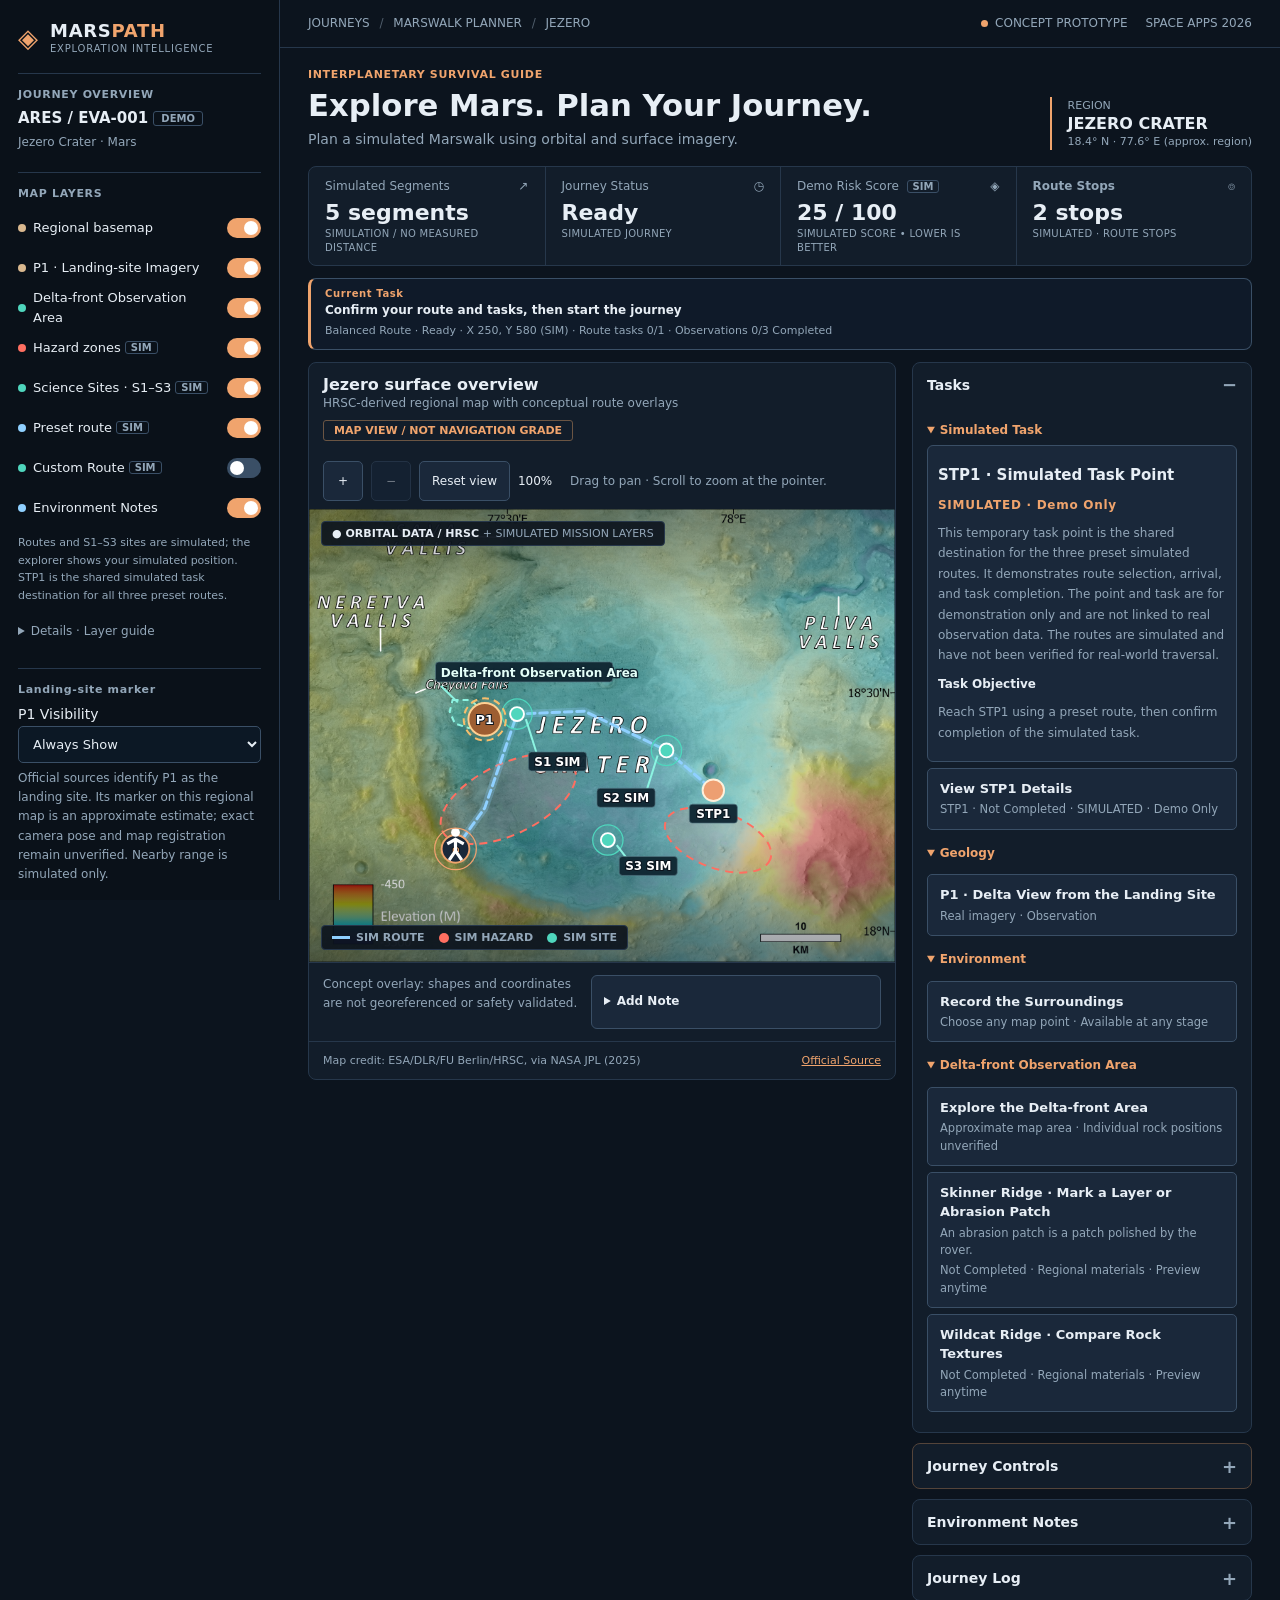
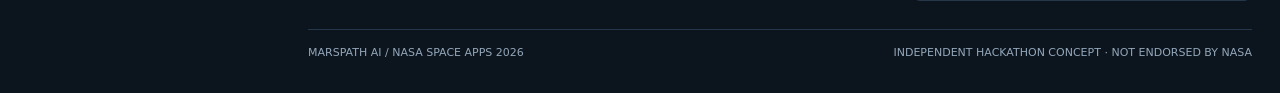
<file: mission.html>
<!DOCTYPE html>
<html lang="en">
  <head>
    <meta charset="UTF-8" />
    <meta name="viewport" content="width=device-width, initial-scale=1.0" />
    <meta name="theme-color" content="#0a111c" />
    <link rel="icon" href="data:image/svg+xml,%3Csvg xmlns='http://www.w3.org/2000/svg' viewBox='0 0 32 32'%3E%3Cpath fill='%23ed9f72' d='M16 2 30 16 16 30 2 16z'/%3E%3C/svg%3E" />
    <title>MarsPath · Marswalk Simulator</title>
    <link rel="stylesheet" href="mission.css" />
  </head>
  <body>
    <div class="app">
      <aside class="sidebar">
        <div class="brand">
          <span class="brand-icon">◈</span>
          <div>
            <strong>MARS<span>PATH</span></strong
            ><small>EXPLORATION INTELLIGENCE</small>
          </div>
        </div>
        <div class="side-section">
          <span class="eyebrow">JOURNEY OVERVIEW</span>
          <div class="mission-id">ARES / EVA-001 <span class="tag">DEMO</span></div>
          <p class="muted">Jezero Crater · Mars</p>
        </div>
        <div class="side-section">
          <span class="eyebrow">MAP LAYERS</span>
          <label class="toggle"
            ><span><b class="dot sand"></b> Regional basemap</span
            ><input type="checkbox" id="terrain" checked /><i></i
          ></label>
          <label class="toggle"
            ><span><b class="dot sand"></b> P1 · Landing-site Imagery</span
            ><input id="imagery" type="checkbox" checked /><i></i
          ></label>
          <label class="toggle"
            ><span><b class="dot teal"></b> Delta-front Observation Area</span
            ><input id="deltaFront" type="checkbox" checked /><i></i
          ></label>
          <label class="toggle"
            ><span><b class="dot red"></b> Hazard zones <em>SIM</em></span
            ><input type="checkbox" id="hazards" checked /><i></i
          ></label>
          <label class="toggle"
            ><span><b class="dot teal"></b> Science Sites · S1–S3 <em>SIM</em></span
            ><input type="checkbox" id="science" checked /><i></i
          ></label>
          <label class="toggle"
            ><span><b class="dot blue"></b> Preset route <em>SIM</em></span
            ><input type="checkbox" id="route" checked /><i></i
          ></label>
          <label class="toggle">
            <span
              ><b class="dot teal"></b> Custom Route <em>SIM</em></span
            >
            <input type="checkbox" id="customMap" /><i></i>
          </label>
          <label class="toggle">
            <span><b class="dot blue"></b> Environment Notes</span>
            <input type="checkbox" id="notes" checked /><i></i>
          </label>
          <p class="muted layer-help">Routes and S1–S3 sites are simulated; the explorer shows your simulated position. STP1 is the shared simulated task destination for all three preset routes.</p>
          <details class="sidebar-help">
            <summary>Details · Layer guide</summary>
          <p class="muted layer-help">
            Preset: line + origin. Custom: line + C waypoints and tasks. S1–S3 are
            independent simulated science sites. The explorer always shows your simulated position.
          </p>
          </details>
        </div>
        <div class="side-section">
          <span class="eyebrow">Landing-site marker</span
          ><label for="markerMode">P1 Visibility</label
          ><select id="markerMode">
            <option value="all">Always Show</option>
            <option value="near">Show When Nearby · SIM</option>
          </select>
          <p class="muted">Official sources identify P1 as the landing site. Its marker on this regional map is an approximate estimate; exact camera pose and map registration remain unverified. Nearby range is simulated only.</p>
          <details class="sidebar-help">
            <summary>Details · P1 precision</summary>
          <p class="muted">
            P1 is an approximate camera-site estimate near X 300, Y 359. Its dashed circle
            expresses unquantified location uncertainty, not a measured error bound.
            Show When Nearby · SIM uses a simulated range only, not a verified distance.
          </p>
          </details>
          <p id="nearbySummary" class="muted" role="status"></p>
        </div>
        <div class="side-section">
          <span class="eyebrow">Route Selection</span>
          <div class="route-selector">
            <button class="route-choice active" data-route="balanced">
              <span
                ><strong>Balanced Route</strong
                ><small>Simulated route with intermediate stops</small></span
              ><span>↗</span>
            </button>
            <button class="route-choice" data-route="shortest">
              <span
                ><strong>Direct Route</strong
                ><small>Simulated direct route to STP1</small></span
              ><span>↗</span>
            </button>
            <button class="route-choice" data-route="science">
              <span
                ><strong>Science Route</strong
                ><small>Simulated route with additional stops</small></span
              ><span>↗</span>
            </button>
            <button class="route-choice" data-route="custom">
              <span
                ><strong>Custom Route</strong><small>Place waypoints and add optional tasks</small></span
              ><span>↗</span>
            </button>
          </div>
        </div>
        <div class="sidebar-bottom">
          <div class="source-dot"></div>
          <span
            >BASE MAP: ESA / DLR / FU BERLIN / HRSC<br /><small
              >Via NASA JPL • bundled official image</small
            ></span
          >
        </div>
      </aside>
      <main class="main">
        <header class="topbar">
          <div class="breadcrumb">
            JOURNEYS <span>/</span> MARSWALK PLANNER <span>/</span> JEZERO
          </div>
          <div class="topright">
            <span class="status"><span></span> CONCEPT PROTOTYPE</span
            ><span class="date">SPACE APPS 2026</span>
          </div>
        </header>
        <section class="main-content">
          <div class="hero-heading">
            <div>
              <div class="eyebrow accent">INTERPLANETARY SURVIVAL GUIDE</div>
              <h1>Explore Mars.<br /><em>Plan Your Journey.</em></h1>
              <p>Plan a simulated Marswalk using orbital and surface imagery.</p>
            </div>
            <div class="coordinates">
              REGION <strong>JEZERO CRATER</strong
              ><small>18.4° N · 77.6° E (approx. region)</small>
            </div>
          </div>
          <div class="metric-grid">
            <div class="metric">
              <div class="metric-label">Simulated Segments <span>↗</span></div>
              <div class="metric-value" id="distance">5 <small>segments</small></div>
              <div class="metric-foot">SIMULATION / NO MEASURED DISTANCE</div>
            </div>
            <div class="metric">
              <div class="metric-label">Journey Status <span>◷</span></div>
              <div class="metric-value" id="duration">Ready</div>
              <div class="metric-foot">SIMULATED JOURNEY</div>
            </div>
            <div class="metric">
              <div class="metric-label"><span>Demo Risk Score <em>SIM</em></span><span>◈</span></div>
              <div class="metric-value" id="risk">25 <small>/ 100</small></div>
              <div class="metric-foot">SIMULATED SCORE • LOWER IS BETTER</div>
            </div>
            <div class="metric">
              <div class="metric-label"><b id="stopsLabel">Route Stops</b> <span>⌾</span></div>
              <div class="metric-value" id="stops">2 <small>stops</small></div>
              <div class="metric-foot">SIMULATED · <span id="stopsUnit">ROUTE STOPS</span></div>
            </div>
          </div>
          <div class="mission-status" aria-label="Current Task">
            <div>
              <small>Current Task</small
              ><strong id="activeObjective" role="status"></strong
              ><span id="activePosition"></span>
            </div>
            <div class="actions">
              <button id="quickPause" hidden>Pause</button
              ><button id="quickReturn" hidden>Return to Start</button>
            </div>
          </div>
          <div class="content-grid">
            <section class="map-card">
              <div class="card-header">
                <div>
                  <div class="card-title">Jezero surface overview</div>
                  <div class="subtle">
                    HRSC-derived regional map with conceptual route overlays
                  </div>
                </div>
                <span class="small-tag">MAP VIEW / NOT NAVIGATION GRADE</span>
              </div>
              <div class="map-toolbar">
                <button id="zoomIn" aria-label="Zoom in">+</button>
                <button id="zoomOut" aria-label="Zoom out">−</button>
                <button id="resetZoom">Reset view</button>
                <span id="zoomLevel" role="status">100%</span>
                <span>Drag to pan · Scroll to zoom at the pointer.</span>
              </div>
              <div class="map-wrap" id="mapWrap">
                <div id="mapScene" class="map-scene">
                  <img
                    class="map-image"
                    src="assets/jezero-regional.jpg"
                    alt="Official HRSC regional map of Jezero crater, ESA/DLR/FU Berlin via NASA JPL. Mission overlays are schematic and unregistered."
                  />
                  <div class="map-shade"></div>
                  <svg
                    id="mapSvg"
                    viewBox="0 0 1000 773"
                    preserveAspectRatio="none"
                    role="img"
                    aria-label="Jezero Crater map with illustrative paths and science markers"
                  >
                    <g id="regionalObservationLayer">
                      <g
                        id="deltaFrontRegion"
                        role="button"
                        tabindex="0"
                        aria-label="Delta-front Observation Area: approximate region, open Skinner Ridge and Wildcat Ridge materials"
                        aria-pressed="false"
                      >
                        <title>
                          Delta-front Observation Area — approximate visual envelope, not
                          a surveyed boundary
                        </title>
                        <polygon
                          id="deltaFrontArea"
                          points="245,326 276,326 290,339 287,361 273,374 249,366 240,346"
                        />
                        <path class="region-leader" d="M225 302 L254 330" />
                        <g id="deltaFrontLabel" transform="translate(225 286)">
                          <rect x="-8" y="-22" width="266" height="30" rx="5" class="map-label-backplate" />
                          <text>Delta-front Observation Area</text>
                        </g>
                      </g>
                    </g>
                    <g id="hazardLayer">
                      <ellipse
                        cx="340"
                        cy="495"
                        rx="125"
                        ry="60"
                        class="hazard"
                        transform="rotate(-26 340 495)"
                      />
                      <ellipse
                        cx="698"
                        cy="565"
                        rx="95"
                        ry="48"
                        class="hazard"
                        transform="rotate(20 698 565)"
                      />
                    </g>
                    <g id="routeLayer">
                      <polyline id="routeGlow" class="route-glow" points="" />
                      <polyline id="routeLine" class="route-line" points="" />
                      <g
                        id="presetHomeMarker"
                        class="home-marker"
                        transform="translate(250 580)"
                      >
                        <circle r="22" />
                        <text y="5">⌂</text>
                      </g>
                      <g id="stp1Marker" class="marker" transform="translate(690 480)" role="button" tabindex="0" aria-label="STP1 · Simulated Task Point, open demo task details">
                        <title>STP1 · Simulated Task Point. SIMULATED · Demo Only.</title>
                        <circle r="17" fill="#ed9f72" stroke="#fff0db" stroke-width="3" />
                        <rect x="-38" y="22" width="76" height="30" rx="5" class="map-label-backplate" />
                        <text y="44" style="font-size:19px">STP1</text>
                      </g>
                    </g>
                    <g id="customMapLayer">
                      <polyline id="customRouteGlow" class="route-glow" points="" />
                      <polyline id="customRouteLine" class="route-line" points="" />
                      <g id="customWaypointLayer"></g>
                      <g
                        id="customHomeMarker"
                        class="home-marker"
                        transform="translate(250 580)"
                      >
                        <circle r="22" />
                        <text y="5">⌂</text>
                      </g>
                    </g>
                    <g id="scienceLayer">
                      <g
                        class="marker"
                        data-name="Sedimentary outcrop"
                        data-description="Illustrative science location; not a validated sample site."
                        transform="translate(355 350)"
                      >
                        <circle r="24" class="marker-halo" />
                        <circle r="11" class="marker-core" />
                        <path class="site-label-leader" d="M14 8 L31 62" />
                        <rect x="18" y="60" width="92" height="30" rx="5" class="map-label-backplate" />
                        <text x="64" y="82">S1</text>
                      </g>
                      <g
                        class="marker"
                        data-name="Crater floor study"
                        data-description="Illustrative science location; not a validated sample site."
                        transform="translate(610 412)"
                      >
                        <circle r="24" class="marker-halo" />
                        <circle r="11" class="marker-core" />
                        <path class="site-label-leader" d="M-14 8 L-31 62" />
                        <rect x="-110" y="60" width="92" height="30" rx="5" class="map-label-backplate" />
                        <text x="-64" y="82">S2</text>
                      </g>
                      <g
                        class="marker"
                        data-name="Rock layer observation"
                        data-description="Additional simulated science stop on Science Route."
                        transform="translate(510 565)"
                      >
                        <circle r="24" class="marker-halo" />
                        <circle r="11" class="marker-core" />
                        <path class="site-label-leader" d="M14 8 L31 30" />
                        <rect x="18" y="26" width="92" height="30" rx="5" class="map-label-backplate" />
                        <text x="64" y="48">S3</text>
                      </g>
                    </g>
                    <g id="imageryLayer">
                      <circle
                        id="p1Uncertainty"
                        cx="300"
                        cy="359"
                        r="36"
                        fill="#f7be6c"
                        fill-opacity=".1"
                        stroke="#f7be6c"
                        stroke-width="2"
                        stroke-dasharray="7 5"
                        pointer-events="none"
                      />
                      <g
                        id="photoMarker"
                        role="button"
                        tabindex="0"
                        aria-label="P1 · Landing-site Imagery"
                        class="marker"
                        transform="translate(300 359)"
                      >
                        <circle r="26" fill="#9d5e32" stroke="#ffcf91" stroke-width="3" />
                        <text y="7" style="font-size: 20px">P1</text>
                      </g>
                    </g>
                    <g
                      id="walker"
                      transform="translate(250 580)"
                      aria-label="Simulated explorer"
                      pointer-events="none"
                    >
                      <circle cy="-26" r="7" fill="#fff" />
                      <path
                        d="M0 -17 L0 3 M-13 -8 L0 -15 L13 -8 M0 3 L-10 18 M0 3 L10 18"
                        fill="none"
                        stroke="#fff"
                        stroke-width="5"
                      />
                      <circle r="33" fill="none" stroke="#f0a16f" stroke-width="2" />
                    </g>
                  </svg>
                </div>
                <div class="map-toplabel">
                  ● ORBITAL DATA / HRSC <span>+ SIMULATED MISSION LAYERS</span>
                </div>
                <div class="map-legend">
                  <div id="routeLegend"><b class="legend-line"></b> SIM ROUTE</div>
                  <div id="hazardLegend"><b class="legend-red"></b> SIM HAZARD</div>
                  <div id="scienceLegend"><b class="legend-teal"></b> SIM SITE</div>
                </div>
                <div class="map-tooltip" id="mapTooltip" hidden></div>
              </div>
              <div class="map-support">
                <div class="map-alert" id="mapAlert">
                  Concept overlay: shapes and coordinates are not georeferenced or safety
                  validated.
                </div>
                <details class="note-map-toolbar" id="markerTools">
                  <summary>Add Note</summary>
                  <div class="marker-tools-body">
                    <button id="pickNotePosition" aria-pressed="false">
                      Choose Location
                    </button>
                    <button id="cancelNotePosition" disabled>Cancel adding</button>
                    <span id="mapNoteMode" role="status">Browse map</span>
                  </div>
                </details>
              </div>
              <div class="map-footer">
                <span>Map credit: ESA/DLR/FU Berlin/HRSC, via NASA JPL (2025)</span
                ><a
                  href="https://www.jpl.nasa.gov/images/map-of-mars-jezero-crater/"
                  target="_blank"
                  rel="noreferrer"
                  >Official Source</a
                >
              </div>
            </section>
            <aside class="right-stack" id="taskSidebar">
              <details
                class="panel task-overview sidebar-section"
                name="mission-sidebar"
                open
              >
                <summary>Tasks</summary>
                <div class="panel-body">
                  <details open>
                    <summary>Simulated Task</summary>
                    <div id="stp1TaskDetails" class="stp1-details"></div>
                    <button class="task-card" id="previewDelta">
                      <strong>View STP1 Details</strong
                      ><small id="deltaTaskStatus"
                        >STP1 · Not Completed · SIMULATED · Demo Only</small
                      >
                    </button>
                  </details>
                  <details open>
                    <summary>Geology</summary>
                    <button class="task-card" data-observation-node="P1">
                      <strong>P1 · Delta View from the Landing Site</strong>
                      <small>Real imagery · Observation</small>
                    </button>
                  </details>
                  <details open>
                    <summary>Environment</summary>
                    <button class="task-card" id="previewEnvironment">
                      <strong>Record the Surroundings</strong
                      ><small id="extraTaskStatus"
                        >Choose any map point · View details</small
                      >
                    </button>
                  </details>
                  <details open>
                    <summary>Delta-front Observation Area</summary>
                    <button class="task-card" id="openRegion">
                      <strong>Explore the Delta-front Area</strong
                      ><small
                        >Approximate map area · Individual rock positions
                        unverified</small
                      >
                    </button>
                    <button class="task-card" data-observation-node="N2">
                      <strong>Skinner Ridge · Mark a Layer or Abrasion Patch</strong
                      ><small>An abrasion patch is a patch polished by the rover.</small
                      ><small id="skinnerTaskStatus"
                        >Not Completed · Preview anytime</small
                      >
                    </button>
                    <button class="task-card" data-observation-node="N3">
                      <strong>Wildcat Ridge · Compare Rock Textures</strong
                      ><small id="wildcatTaskStatus"
                        >Not Completed · Preview anytime</small
                      >
                    </button>
                  </details>
                  <details id="customTaskGroup" open hidden>
                    <summary>Custom Route Tasks</summary>
                    <div id="customTaskCards"></div>
                  </details>
                </div>
              </details>
              <details class="panel mission-panel sidebar-section" name="mission-sidebar">
                <summary>Journey Controls</summary>
                <div class="panel-body">
                  <h2 id="routeName"></h2>
                  <label for="missionRoute">Select route</label
                  ><select id="missionRoute">
                    <option value="balanced">Balanced Route</option>
                    <option value="shortest">Direct Route</option>
                    <option value="science">Science Route</option>
                    <option value="custom">Custom Route</option>
                  </select>
                  <details
                    id="customRouteEditor"
                    hidden
                    open
                    aria-labelledby="customRouteHeading"
                  >
                    <summary id="customRouteHeading">Route Editor</summary>
                    <p class="muted">
                      Schematic Map Coordinates: X, Y in schematic map units (not meters or
                      latitude/longitude). X: 0–1000, left to right. Y: 0–773, top to
                      bottom. Example: 250, 580. First waypoint = start; last waypoint =
                      destination; intermediate waypoints = route stops.
                    </p>
                    <div class="actions">
                      <button id="drawCustomRoute">Place Waypoints</button>
                      <button id="stopCustomDrawing" hidden>Finish Placing</button>
                    </div>
                    <p class="muted">
                      Click the map in travel order. Dragging still pans. Or enter
                      coordinates below.
                    </p>
                    <form id="waypointForm">
                      <label for="waypointName">Waypoint Name</label>
                      <input
                        id="waypointName"
                        maxlength="120"
                        placeholder="For example: Delta overlook"
                      />
                      <label for="waypointX">X (map units)</label>
                      <input
                        id="waypointX"
                        type="number"
                        min="0"
                        max="1000"
                        step="any"
                        required
                      />
                      <label for="waypointY">Y (map units)</label>
                      <input
                        id="waypointY"
                        type="number"
                        min="0"
                        max="773"
                        step="any"
                        required
                      />
                      <label class="check"
                        ><input id="waypointHasTask" type="checkbox" />Add a Task to This Waypoint</label
                      >
                      <label for="waypointTitle"
                        >Task title (required when task is enabled)</label
                      >
                      <input id="waypointTitle" maxlength="120" />
                      <label for="waypointDescription">Task description</label>
                      <textarea id="waypointDescription" maxlength="2000"></textarea>
                      <div class="actions">
                        <button id="saveWaypoint" type="submit">
                          Add Waypoint
                        </button>
                        <button id="cancelWaypointEdit" type="button" hidden>
                          Cancel editing
                        </button>
                      </div>
                    </form>
                    <ol id="customWaypointList"></ol>
                    <button id="confirmCustomRoute" class="primary">
                      Confirm Route
                    </button>
                    <p id="customRouteStatus" class="muted" role="status">
                      Add at least two waypoints.
                    </p>
                  </details>
                  <label for="mainTask">Main Task</label
                  ><select id="mainTask" aria-describedby="mainTaskName">
                    <option value="delta">STP1 · Simulated Task Point</option>
                  </select>
                  <p id="mainTaskName" class="muted">STP1 · Simulated Task Point</p>
                  <label class="check"
                    ><input type="checkbox" id="extraTask" />Optional task: Record the Surroundings</label
                  >
                  <div class="objective">
                    <small>Current Task</small
                    ><strong id="objective" role="status"></strong
                    ><span id="position"></span>
                  </div>
                  <div class="actions">
                    <button id="start" class="primary" title="Requires a confirmed custom route when Custom Route is selected.">Start Journey</button
                    ><button id="pause" hidden>Pause</button
                    ><button id="return" hidden>Return to Start</button>
                    <button id="newJourney" class="primary" hidden>
                      New Journey
                    </button>
                  </div>
                  <label class="check"
                    ><input type="checkbox" id="complete" disabled />Mark Task as Completed</label
                  >
                  <p id="taskHelp" class="muted">
                    Reach STP1 using a preset route, then confirm completion of the simulated task.
                  </p>
                  <p id="persistStatus" class="muted" role="status">
                    Automatically saved in this browser
                  </p>
                </div>
              </details>
              <details class="panel sidebar-section" name="mission-sidebar">
                <summary>Environment Notes</summary>
                <div class="panel-body">
                  <p id="notePosition" class="muted" role="status">
                    Choose a map location, then write and save an environment note.
                  </p>
                  <label for="environment">Describe the terrain, obstacles, or changes at this location.</label>
                  <textarea
                    id="environment"
                    maxlength="1000"
                    placeholder="For example: the simulated terrain changes from scattered rocks to a flatter surface."
                  ></textarea
                  ><button id="saveEnvironment">Save Note</button>
                  <p id="noteStatus" role="status" class="muted"></p>
                </div>
              </details>
              <details class="panel sidebar-section" name="mission-sidebar">
                <summary>Journey Log</summary>
                <div class="panel-body">
                  <label for="logFilter">View records</label
                  ><select id="logFilter">
                    <option value="all">All records</option>
                    <option value="outbound">Outbound records</option>
                    <option value="returning">Return records</option>
                  </select>
                  <ol id="records"></ol>
                  <button id="exportLog">Export TXT</button>
                  <p id="exportStatus" class="muted" role="status"></p>
                </div>
              </details>
            </aside>
          </div>
          <footer>
            MARSPATH AI / NASA SPACE APPS 2026
            <span>INDEPENDENT HACKATHON CONCEPT · NOT ENDORSED BY NASA</span>
          </footer>
        </section>
      </main>
    </div>
    <template id="stp1DetailsTemplate">
      <h3>STP1 · Simulated Task Point</h3>
      <p class="eyebrow accent">SIMULATED · Demo Only</p>
      <p class="muted">This temporary task point is the shared destination for the three preset simulated routes. It demonstrates route selection, arrival, and task completion. The point and task are for demonstration only and are not linked to real observation data. The routes are simulated and have not been verified for real-world traversal.</p>
      <p><strong>Task Objective</strong></p>
      <p class="muted">Reach STP1 using a preset route, then confirm completion of the simulated task.</p>
    </template>
    <dialog id="stp1Dialog" aria-label="STP1 · Simulated Task Point">
      <div class="dialog-head">
        <div id="stp1DialogDetails" class="stp1-details"></div>
        <button id="closeStp1">Close</button>
      </div>
      <p id="stp1Status" role="status"></p>
      <button id="completeStp1" class="primary" title="Available after arriving at the task point.">Complete Task</button>
    </dialog>
    <dialog id="photoDialog" aria-labelledby="photoTitle">
      <div class="observation-header">
        <div class="dialog-head">
          <div>
            <div class="eyebrow" id="observationNodeId"></div>
            <h2 id="photoTitle"></h2>
          </div>
          <button id="closePhoto">Close</button>
        </div>
        <nav class="observation-tabs" aria-label="Observation locations">
          <button data-observation-node="P1">P1 · Landing-site Imagery</button
          ><button data-observation-node="N2">Skinner Ridge</button
          ><button data-observation-node="N3">Wildcat Ridge</button>
        </nav>
      </div>
      <p id="observationTaskPrompt"></p>
      <label class="check layer-dialog-control"
        ><input
          id="photoLayerControl"
          type="checkbox"
          data-layer-control="imagery"
          checked
        /><span id="photoLayerControlLabel">P1 · Landing-site Imagery</span> (turn off to
        hide this layer and close its card)</label
      >
      <label for="observationImage">Select Image</label
      ><select id="observationImage"></select>
      <section
        id="beginnerHelp"
        class="beginner-help"
        hidden
        aria-label="Observation tips"
      >
        <p id="beginnerHint"></p>
        <label class="check"
          ><input
            id="showReferences"
            type="checkbox"
            aria-controls="photoReferences comparisonReferences"
          />Show Reference Marks</label
        >
        <small
          >Reference: cyan dashed boxes · Your Mark: yellow +. Examples only; use your own
          words.</small
        >
      </section>
      <dl class="photo-metadata" id="photoMetadata"></dl>
      <div class="photo-layout">
        <section>
          <div
            id="photoCanvas"
            tabindex="0"
            role="button"
            aria-label="Mark a feature in the observation photo"
          >
            <img id="observationPhoto" src="assets/delta.jpg" alt="" />
            <div
              id="photoReferences"
              class="reference-overlay"
              hidden
              aria-hidden="true"
            ></div>
            <span id="annotation" hidden>+<small>Your Mark</small></span>
          </div>
          <p id="imageCaption"></p>
          <p class="credit" id="imageCredit"></p>
          <label for="observation">Observation Notes</label
          ><textarea
            id="observation"
            maxlength="1000"
            placeholder="Write one visible observation. Drafts are saved automatically for this location and image."
          ></textarea>
          <div class="actions">
            <button id="saveDraft">Save Draft</button
            ><button id="saveObservation" class="primary">Save Observation</button>
          </div>
          <label class="check"
            ><input id="confirmObservation" type="checkbox" />Mark Task as Completed</label
          >
          <p id="observationStatus" role="status"></p>
          <p class="muted" id="observationTimes"></p>
        </section>
        <aside>
          <section id="landingContext">
            <h3>Official landing-site inset | PIA24483</h3>
            <p>P1 · Landing-site Imagery: official sources establish the landing-site identity. The marker on this regional map is an approximate location estimate. Exact camera pose and map registration remain unverified.</p>
            <a href="assets/landing-site.jpg" target="_blank" rel="noreferrer"
              ><img
                class="orbital"
                src="assets/landing-site.jpg"
                alt="NASA HiRISE map with an official yellow star identifying Octavia E. Butler Landing"
            /></a>
            <p>
              The camera was at the landing site. The observed delta remnant is about 2.3
              km west of it; camera and target are different places. The yellow star is
              the official landing-site annotation.
            </p>
            <p class="credit">
              NASA/JPL-Caltech/University of Arizona |
              <a
                href="https://www.jpl.nasa.gov/images/pia24483-welcome-to-octavia-e-butler-landing/"
                target="_blank"
                rel="noreferrer"
                >Official Source</a
              >
              | Published March 5, 2021; Image Captured: not established.
            </p>
            <p class="muted">
              The regional estimate (300,359) comes from approximate reading of the map
              graticule using the review's landing-site reference. The dashed circle is an
              uncertainty symbol with no verified metric accuracy. Exact camera pose and
              map registration remain unverified. The 2.3 km is the caption's
              camera-to-target distance, not a walking distance.
            </p>
          </section>
          <section id="comparisonContext" hidden>
            <h3>Compare: Skinner Ridge</h3>
            <div class="comparison-canvas">
              <img
                id="comparisonPhoto"
                src="assets/skinner-closeup.png"
                alt="Skinner Ridge WATSON close-up, Thornton Gap, with original 5 mm scale"
              />
              <div
                id="comparisonReferences"
                class="reference-overlay"
                hidden
                aria-hidden="true"
              ></div>
            </div>
            <p>
              Use the Wildcat Ridge close-up in the main panel to compare visible texture with
              this Skinner Ridge image. The original scale bars are retained; image colors alone
              do not identify minerals or life.
            </p>
            <p class="credit">
              PIA24926-left | Image Captured June 29, 2022 (Sol 482) | SHERLOC/WATSON |
              NASA/JPL-Caltech/MSSS |
              <a
                href="https://science.nasa.gov/resource/two-abrasion-patches-from-perseverance-at-jezero-delta/"
                target="_blank"
                rel="noreferrer"
                >Official Source</a
              >
            </p>
          </section>
          <section id="regionalNodeContext" hidden>
            <h3>Delta-front Observation Area</h3>
            <p>
              Skinner Ridge and Wildcat Ridge are identified targets in the same local observation
              cluster. Their absolute camera and target coordinates have not been
              established here; these cards are not proximity-triggered.
            </p>
            <button id="regionFromPhoto">View Regional Images</button>
          </section>
        </aside>
      </div>
    </dialog>
    <dialog id="regionDialog" aria-labelledby="regionTitle">
      <label class="check layer-dialog-control"
        ><input type="checkbox" data-layer-control="deltaFront" checked />Delta-front Observation Area (turn off to close)</label
      >
      <div class="dialog-head">
        <div>
          <div class="eyebrow">REGIONAL MATERIALS | APPROXIMATE OBSERVATION AREA</div>
          <h2 id="regionTitle">Delta-front Observation Area</h2>
        </div>
        <button id="closeRegion">Close</button>
      </div>
      <p>
        Hogwallow Flats is a named area in the delta-front context. Skinner Ridge and
        Wildcat Ridge are nearby rock targets in this local observation cluster. Their
        individual positions and the exact region boundary are not registered to our
        regional map. These materials stay available through this list, independently of
        P1 Visibility filtering.
      </p>
      <p id="regionPrecision" class="region-precision-note">
        The map polygon is a broad visual envelope along the delta's eastern/southeastern
        margin, northwest of the approximate landing-site marker. It was cross-checked
        against the regional HRSC image and official HiRISE views, not fitted to surveyed
        control points. Its vertices express approximate coverage only, with no quantified
        accuracy. They do not locate either individual rock, define a traversable route,
        or participate in Show When Nearby · SIM filtering.
      </p>
      <div class="region-grid">
        <figure>
          <a href="assets/delta-front-context.jpg" target="_blank" rel="noreferrer"
            ><img
              src="assets/delta-front-context.jpg"
              alt="Official MRO HiRISE context map labels Hogwallow Flats and other delta-front locations"
          /></a>
          <figcaption>
            Orbital context, PIA24923 | MRO/HiRISE | NASA/JPL-Caltech/University of
            Arizona/USGS. Published September 15, 2022; Image Captured: not established. The
            red star is the rover in September 2022, not P1 or a June camera pose.
            <a
              href="https://www.jpl.nasa.gov/images/pia24923-perseverance-exploring-the-front-of-the-delta/"
              target="_blank"
              rel="noreferrer"
              >Official Source</a
            >
          </figcaption>
        </figure>
        <figure>
          <a href="assets/delta-targets-annotated.png" target="_blank" rel="noreferrer"
            ><img
              src="assets/delta-targets-annotated.png"
              alt="Official Mastcam-Z ground panorama with Skinner Ridge labeled upper right and Wildcat Ridge lower left"
          /></a>
          <figcaption>
            Ground panorama (not an orbital map), PIA24924 Figure A | Image Captured: August 4, 2022 / Sol
            518 | Mastcam-Z | Enhanced color | NASA/JPL-Caltech/ASU/MSSS. The official
            labels identify both targets; the caption places them about 20 m apart, not a
            measured walking route.
            <a
              href="https://www.jpl.nasa.gov/images/pia24924-2-perseverance-sampling-locations-in-jezeros-delta/"
              target="_blank"
              rel="noreferrer"
              >Official Source</a
            >
          </figcaption>
        </figure>
      </div>
      <div class="region-grid">
        <button class="task-card" data-observation-node="N2">
          <strong>Skinner Ridge</strong
          ><small
            >Workspace + WATSON close-up | Mark a layer or abrasion patch (a patch polished by the rover)</small
          ></button
        ><button class="task-card" data-observation-node="N3">
          <strong>Wildcat Ridge</strong
          ><small
            >Workspace + paired WATSON close-ups | Record one visible difference</small
          >
        </button>
      </div>
    </dialog>
    <dialog id="fieldNoteDialog" aria-labelledby="fieldNoteTitle">
      <label class="check layer-dialog-control"
        ><input type="checkbox" data-layer-control="notes" checked />Environment Notes
        (turn off to close)</label
      >
      <div class="dialog-head">
        <h2 id="fieldNoteTitle">Environment Note</h2>
        <button id="closeFieldNote">Close</button>
      </div>
      <p id="fieldNoteMeta" class="muted"></p>
      <p id="fieldNoteContent" style="white-space: pre-wrap; overflow-wrap: anywhere"></p>
      <label for="editFieldNote">Edit Note</label>
      <textarea id="editFieldNote" maxlength="1000"></textarea>
      <div class="actions">
        <button id="updateFieldNote">Save Note</button>
        <button id="moveFieldNote">Move Note</button>
        <button id="deleteFieldNote">Delete Note</button>
      </div>
      <p id="fieldNoteFeedback" role="status"></p>
    </dialog>
    <dialog id="environmentTaskDialog" aria-labelledby="environmentTaskTitle">
      <h2 id="environmentTaskTitle">Record the Surroundings</h2>
      <p>
        Choose any location on the map, describe the terrain, obstacles, or changes, and save an
        environment note. Open its N marker to review, edit, move or delete it. No journey is
        required.
      </p>
      <button id="closeEnvironmentTask">Close</button>
      <button id="startEnvironmentTask">Choose Location</button>
    </dialog>
    <dialog id="customTaskDialog" aria-labelledby="customTaskTitle">
      <label class="check layer-dialog-control"
        ><input type="checkbox" data-layer-control="customMap" checked />Custom Route
        &amp; Waypoints (turn off to close)</label
      >
      <div class="dialog-head">
        <h2 id="customTaskTitle">Waypoint task</h2>
        <button id="closeCustomTask">Close</button>
      </div>
      <p id="customTaskLocation" class="muted"></p>
      <p
        id="customTaskDescription"
        style="white-space: pre-wrap; overflow-wrap: anywhere"
      ></p>
      <p id="customTaskStatus" role="status"></p>
      <form id="pointEditForm">
        <label for="pointName">Waypoint Name</label>
        <input id="pointName" maxlength="120" placeholder="For example: Delta overlook" />
        <p class="muted">
          Schematic Map Coordinates: X 0–1000 (left to right), Y 0–773 (top to bottom). Not
          meters or geographic coordinates.
        </p>
        <div class="coordinate-fields">
          <div>
            <label for="pointX">X (map units)</label
            ><input id="pointX" type="number" min="0" max="1000" step="any" required />
          </div>
          <div>
            <label for="pointY">Y (map units)</label
            ><input id="pointY" type="number" min="0" max="773" step="any" required />
          </div>
        </div>
        <label class="check"
          ><input id="pointHasTask" type="checkbox" />Add a Task to This Waypoint</label
        >
        <label for="pointTitle">Task title (required when task is enabled)</label>
        <input id="pointTitle" maxlength="120" />
        <label for="pointDescription">Task description</label>
        <textarea id="pointDescription" maxlength="2000"></textarea>
        <p id="pointEditStatus" role="status"></p>
        <div class="actions">
          <button type="submit" class="primary">Save Waypoint</button
          ><button id="cancelPointEdit" type="button">Cancel</button>
        </div>
      </form>
      <button id="completeCustomTask" class="primary">Complete Task</button>
    </dialog>
    <script src="observation-data.js"></script>
    <script src="observation-viewer.js"></script>
    <script src="mission.js"></script>
  </body>
</html>
</file>
<file: mission.css>
/* MarsPath — consolidated stylesheet (replaces styles.css + mission.css).
   Direction: dark slate instrument panel; the map is the hero, chrome stays quiet. */
:root {
  --bg: #0c141e; --side: #0a1119; --panel: #121d2a; --raised: #1a283a;
  --line: #26374b; --line-2: #3a4f66;
  --text: #e7eef5; --muted: #93a7b9;
  --accent: #f0a46d; --accent-ink: #1b1410;
  --route: #8fd0ff; --site: #4fd6bd; --hazard: #ff6f61; --focus: #8be9e0;
  --head: "Bahnschrift", "DIN Alternate", "Segoe UI", system-ui, sans-serif;
  --body: "Segoe UI", system-ui, -apple-system, "PingFang SC", "Microsoft YaHei", sans-serif;
}
* { box-sizing: border-box; }
html { color-scheme: dark; }
body { margin: 0; background: var(--bg); color: var(--text); font: 14px/1.55 var(--body); }
h1, h2, h3 { margin: 0; font-family: var(--head); font-weight: 600; }
a { color: var(--accent); }
em { font-style: normal; }
[hidden] { display: none !important; }
:focus-visible { outline: 2px solid var(--focus); outline-offset: 2px; }
.muted { color: var(--muted); font-size: 12px; line-height: 1.6; margin: 6px 0; }
.eyebrow { display: block; margin-bottom: 8px; font: 600 11px var(--head); letter-spacing: .06em; color: var(--muted); }
.eyebrow.accent { color: var(--accent); }

/* ---------- Layout ---------- */
.app { display: grid; grid-template-columns: 280px minmax(0, 1fr); min-height: 100vh; }
.main { min-width: 0; }
.sidebar { position: sticky; top: 0; height: 100vh; overflow: auto; display: flex; flex-direction: column; padding: 20px 18px; background: var(--side); border-right: 1px solid var(--line); }
.side-section { padding: 14px 0; border-bottom: 1px solid var(--line); }
.brand { display: flex; gap: 12px; align-items: center; padding-bottom: 16px; border-bottom: 1px solid var(--line); }
.brand-icon { font-size: 26px; color: var(--accent); line-height: 1; }
.brand strong { display: block; font: 600 18px var(--head); letter-spacing: .04em; }
.brand strong span { color: var(--accent); }
.brand small { display: block; font-size: 10px; color: var(--muted); letter-spacing: .08em; }
.mission-id { font: 600 15px var(--head); }
.tag, .small-tag { display: inline-block; padding: 1px 7px; border: 1px solid var(--line-2); border-radius: 3px; font: 600 10px var(--head); color: var(--muted); vertical-align: middle; }
.sidebar-bottom { margin-top: auto; display: flex; gap: 10px; padding-top: 14px; font-size: 11px; color: var(--muted); line-height: 1.5; }
.source-dot { flex: none; width: 8px; height: 8px; margin-top: 4px; border-radius: 50%; background: var(--site); }
.sidebar-help > summary { cursor: pointer; min-height: 44px; padding: 12px 0; font-size: 12px; color: var(--muted); }

.toggle { position: relative; display: flex; align-items: center; justify-content: space-between; gap: 12px; min-height: 40px; font-size: 13px; cursor: pointer; }
.toggle input { position: absolute; opacity: 0; width: 1px; height: 1px; }
.toggle i { flex: none; position: relative; width: 34px; height: 20px; border-radius: 10px; background: var(--line-2); transition: background .15s; }
.toggle i::after { content: ""; position: absolute; top: 3px; left: 3px; width: 14px; height: 14px; border-radius: 50%; background: #fff; transition: left .15s; }
.toggle input:checked + i { background: var(--accent); }
.toggle input:checked + i::after { left: 17px; }
.toggle input:focus-visible + i { outline: 2px solid var(--focus); outline-offset: 2px; }
.toggle > span { display: flex; align-items: center; }
.toggle > span { min-width: 0; }
.toggle em, .metric-label em { margin-left: 4px; padding: 0 5px; border: 1px solid var(--line-2); border-radius: 3px; font: 600 10px var(--head); color: var(--muted); }
.dot { display: inline-block; flex-shrink: 0; width: 8px; height: 8px; margin-right: 7px; border-radius: 50%; }
.dot.sand { background: #d9b88f; } .dot.teal { background: var(--site); }
.dot.red { background: var(--hazard); } .dot.blue { background: var(--route); }

.route-selector { display: grid; gap: 6px; }
.route-choice { display: flex; justify-content: space-between; align-items: center; gap: 8px; width: 100%; padding: 9px 11px; text-align: left; }
.route-choice strong { display: block; font-size: 13px; }
.route-choice small { display: block; font-size: 11px; color: var(--muted); line-height: 1.4; }
.route-choice.active { border-color: var(--accent); background: #2a2a2e; }

.topbar { display: flex; align-items: center; justify-content: space-between; height: 48px; padding: 0 28px; border-bottom: 1px solid var(--line); font-size: 12px; color: var(--muted); }
.breadcrumb span { margin: 0 6px; opacity: .5; }
.topright { display: flex; gap: 18px; align-items: center; }
.status { display: inline-flex; gap: 7px; align-items: center; }
.status > span { width: 7px; height: 7px; border-radius: 50%; background: var(--accent); }
.main-content { max-width: 1520px; padding: 20px 28px 32px; }
.hero-heading { display: flex; justify-content: space-between; align-items: flex-end; gap: 24px; margin-bottom: 16px; }
.hero-heading h1 { margin: 4px 0; font-size: clamp(26px, 2.4vw, 34px); line-height: 1.1; }
.hero-heading h1 br { display: none; }
.hero-heading h1 em::before { content: " "; }
.hero-heading p { margin: 6px 0 0; color: var(--muted); }
.coordinates { padding-left: 16px; border-left: 2px solid var(--accent); font-size: 11px; color: var(--muted); max-width: 240px; }
.coordinates strong { display: block; font: 600 16px var(--head); color: var(--text); }
.coordinates small { display: block; font-size: 11px; }

.metric-grid { display: grid; grid-template-columns: repeat(4, 1fr); margin-bottom: 12px; background: var(--panel); border: 1px solid var(--line); border-radius: 8px; overflow: hidden; }
.metric { padding: 10px 16px; }
.metric + .metric { border-left: 1px solid var(--line); }
.metric-label { display: flex; justify-content: space-between; align-items: center; font-size: 12px; color: var(--muted); }
.metric-label em { flex: none; }
.metric-value { margin: 4px 0 2px; font: 600 22px var(--head); font-variant-numeric: tabular-nums; }
.metric-value small { font-size: 12px; color: var(--muted); font-weight: 400; }
.metric-foot { font-size: 10px; line-height: 1.4; color: var(--muted); letter-spacing: .03em; }

.mission-status { position: sticky; top: 0; z-index: 9; display: flex; align-items: center; justify-content: space-between; gap: 12px; margin-bottom: 12px; padding: 9px 14px; background: #101c2af5; border: 1px solid var(--line-2); border-left: 3px solid var(--accent); border-radius: 8px; font-size: 12px; }
.mission-status small, .mission-status strong, .mission-status span { display: block; }
.mission-status small { font: 600 10px var(--head); letter-spacing: .06em; color: var(--accent); }
.mission-status strong { margin: 3px 0; line-height: 1.45; }
.mission-status span { font-size: 11px; color: var(--muted); }
.mission-status button { white-space: nowrap; }

.content-grid { display: grid; grid-template-columns: minmax(0, 1fr) 340px; gap: 16px; align-items: start; }
.map-card { background: var(--panel); border: 1px solid var(--line); border-radius: 8px; overflow: hidden; }
.card-header { align-items: center; display: flex; flex-wrap: wrap; justify-content: space-between; gap: 8px; padding: 12px 14px; }
.card-title { font: 600 16px var(--head); }
.subtle { font-size: 12px; color: var(--muted); }
.map-toolbar { display: flex; flex-wrap: wrap; align-items: center; gap: 8px; padding: 8px 14px; font-size: 12px; color: var(--muted); }
.map-toolbar button { min-width: 40px; min-height: 40px; }
#zoomLevel { min-width: 44px; font-variant-numeric: tabular-nums; color: var(--text); }
.map-footer { display: flex; flex-wrap: wrap; justify-content: space-between; gap: 8px; padding: 10px 14px; border-top: 1px solid var(--line); font-size: 11px; color: var(--muted); }
.map-support { display: flex; flex-wrap: wrap; align-items: flex-start; gap: 12px; padding: 12px 14px; border-top: 1px solid var(--line); }
.map-alert { flex: 1 1 240px; font-size: 12px; line-height: 1.6; color: var(--muted); pointer-events: none; }
.note-map-toolbar { flex: 0 1 290px; max-width: 100%; padding: 4px 8px; border: 1px solid var(--line-2); border-radius: 6px; background: var(--raised); font-size: 12px; }
.note-map-toolbar > summary { cursor: pointer; min-height: 44px; padding: 12px 4px; font-weight: 600; }
.marker-tools-body { display: flex; flex-wrap: wrap; gap: 6px; padding-bottom: 8px; }
.marker-tools-body > span { flex-basis: 100%; color: var(--muted); }
.marker-tools-body button { min-height: 44px; }
.note-map-toolbar button[aria-pressed='true'], .observation-tabs .active { background: var(--accent); border-color: var(--accent); color: var(--accent-ink); }

/* ---------- Map ---------- */
.map-wrap { position: relative; aspect-ratio: 1000 / 773; overflow: hidden; touch-action: none; background: var(--side); }
.map-scene { position: absolute; left: 0; top: 0; width: 100%; height: 100%; transform-origin: 0 0; user-select: none; cursor: grab; }
.dragging-map .map-scene { cursor: grabbing; }
.picking-note .map-scene, .drawing-custom .map-scene { cursor: crosshair; }
.map-image, #mapSvg, .map-shade { position: absolute; inset: 0; width: 100%; height: 100%; }
.map-image { object-fit: fill; pointer-events: none; }
.map-shade { pointer-events: none; background: linear-gradient(#0a111c55, transparent 22%, transparent 72%, #0a111c70); }
.map-toplabel, .map-legend { position: absolute; left: 12px; padding: 5px 10px; background: #0c141eeb; border: 1px solid var(--line); border-radius: 4px; font: 600 11px var(--head); pointer-events: none; }
.map-toplabel { top: 12px; }
.map-toplabel span { color: var(--muted); font-weight: 400; }
.map-legend { bottom: 12px; display: flex; gap: 14px; color: var(--muted); }
.map-legend > div { display: flex; align-items: center; gap: 6px; }
.map-legend > [hidden] { display: none; }
.legend-line { width: 18px; height: 3px; background: var(--route); }
.legend-red, .legend-teal { width: 10px; height: 10px; border-radius: 50%; }
.legend-red { background: var(--hazard); } .legend-teal { background: var(--site); }
.map-tooltip { position: absolute; left: 12px; right: 12px; bottom: 56px; max-width: 440px; padding: 10px 12px; background: #0c141ef5; border: 1px solid var(--line-2); border-radius: 6px; font-size: 12px; line-height: 1.6; }

.hazard { fill: var(--hazard); fill-opacity: .16; stroke: var(--hazard); stroke-width: 2; stroke-dasharray: 8 6; vector-effect: non-scaling-stroke; }
.route-glow { fill: none; stroke: var(--route); stroke-opacity: .28; stroke-width: 13; stroke-linecap: round; stroke-linejoin: round; }
.route-line { fill: none; stroke: var(--route); stroke-width: 5; stroke-dasharray: 13 8; stroke-linecap: round; stroke-linejoin: round; }
.marker { cursor: pointer; }
.marker:hover { filter: brightness(1.2); }
.marker text, .home-marker text { fill: #fff; text-anchor: middle; font-family: var(--head); font-weight: 700; font-size: 16px; paint-order: stroke; stroke: #0c141e; stroke-width: 3px; }
.marker-halo { fill: var(--site); fill-opacity: .2; stroke: var(--site); stroke-width: 2; }
.marker-core { fill: var(--site); stroke: #fff; stroke-width: 3; }
.home-marker { pointer-events: none; }
.home-marker circle { fill: var(--raised); stroke: var(--accent); stroke-width: 3; }
.home-marker text { fill: var(--accent); }
.map-label-backplate { fill: #102732; fill-opacity: .96; stroke: #547681; stroke-width: 1; }
.site-label-leader, .region-leader { fill: none; stroke: #8cf4e2; stroke-width: 2; vector-effect: non-scaling-stroke; }
#scienceLayer .marker text { font-size: 19px; }
#p1Uncertainty { vector-effect: non-scaling-stroke; }
#photoMarker text { pointer-events: none; }
#deltaFrontRegion { cursor: pointer; outline: none; }
#deltaFrontArea { fill: var(--site); fill-opacity: .24; stroke: #8cf4e2; stroke-width: 2; stroke-dasharray: 6 4; vector-effect: non-scaling-stroke; }
#deltaFrontRegion:hover #deltaFrontArea, #deltaFrontRegion:focus-visible #deltaFrontArea { fill-opacity: .42; stroke: #f8f0ae; }
#deltaFrontRegion.selected-region #deltaFrontArea { fill: #ffca75; fill-opacity: .46; stroke: #ffe5ad; stroke-width: 3; }
#deltaFrontLabel text { fill: #e4fff8; font-size: 18px; font-weight: 700; paint-order: stroke; stroke: #102732; stroke-width: 4; }
.selected-location .marker-core, .selected-location .marker-glyph > circle:first-child { stroke: #ffe5ad; stroke-width: 5; filter: drop-shadow(0 0 5px #ffca75); }

/* ---------- Side panels ---------- */
.right-stack { display: flex; flex-direction: column; gap: 10px; align-self: start; }
.panel { background: var(--panel); border: 1px solid var(--line); border-radius: 8px; }
.mission-panel { border-color: #54443a; }
.sidebar-section > summary { display: flex; justify-content: space-between; align-items: center; min-height: 44px; padding: 10px 14px; cursor: pointer; list-style: none; font: 600 14px var(--head); }
.sidebar-section > summary::-webkit-details-marker { display: none; }
.sidebar-section > summary::after { content: "+"; color: var(--muted); font-size: 18px; }
.sidebar-section[open] > summary::after { content: "−"; }
.panel-body { padding: 0 14px 14px; }
.panel h2 { margin: 12px 0 4px; font-size: 17px; line-height: 1.3; }
.panel label:not(.check) { display: block; margin: 12px 0 6px; font-size: 12px; color: var(--muted); }
.task-overview details { margin-top: 8px; }
.task-overview details > summary { cursor: pointer; padding: 6px 0; font-size: 12px; font-weight: 600; color: var(--accent); }
.task-card { display: block; width: 100%; margin: 6px 0; padding: 10px 12px; text-align: left; }
.task-card strong, .task-card small { display: block; line-height: 1.5; }
.task-card strong { font-size: 13px; }
.task-card small { margin-top: 3px; font-size: 11.5px; color: var(--muted); }
.stp1-details h3 { margin: 8px 0; font-size: 15px; line-height: 1.5; }
.stp1-details p { margin: 8px 0; font-size: 12px; line-height: 1.7; }
#stp1TaskDetails { padding: 10px; background: var(--raised); border: 1px solid var(--line-2); border-radius: 6px; }
.objective { margin: 16px 0; padding: 12px; background: var(--raised); border-left: 3px solid var(--accent); }
.objective strong, .objective span { display: block; margin-top: 6px; }
.objective strong { font-size: 14px; line-height: 1.6; }
.objective small, .objective span { font-size: 11px; color: var(--muted); }
.actions { display: flex; flex-wrap: wrap; gap: 8px; }
#records, #customWaypointList { max-height: 340px; overflow: auto; padding-left: 20px; font-size: 12px; }
#records li, #customWaypointList li { padding: 8px 0; border-bottom: 1px solid var(--line); overflow-wrap: anywhere; }
#records small { font-size: 10px; color: var(--muted); }
#records p { margin: 4px 0 0; white-space: pre-wrap; line-height: 1.6; }
#customWaypointList button { margin: 3px 3px 0 0; padding: 4px 8px; min-height: 30px; }
#customRouteEditor { margin: 14px 0; padding-top: 8px; border-top: 1px solid var(--line); }
#customRouteEditor > summary { cursor: pointer; padding: 8px 0; font-weight: 600; color: var(--accent); }
#mainTaskName { margin-top: 8px; overflow-wrap: anywhere; }
.layer-help { font-size: 11px; }
footer { margin-top: 28px; padding-top: 14px; border-top: 1px solid var(--line); font-size: 11px; color: var(--muted); display: flex; flex-wrap: wrap; justify-content: space-between; gap: 8px; }

/* ---------- Controls ---------- */
button, select, input, textarea { font: inherit; }
button { min-height: 36px; padding: 8px 12px; color: var(--text); background: var(--raised); border: 1px solid var(--line-2); border-radius: 5px; font-size: 12px; cursor: pointer; }
button:hover:not(:disabled) { border-color: var(--muted); }
button:disabled { opacity: .45; cursor: default; }
button.primary { background: var(--accent); border-color: var(--accent); color: var(--accent-ink); font-weight: 700; }
select, textarea, input:not([type='checkbox']) { width: 100%; padding: 9px 10px; color: var(--text); background: #0c1825; border: 1px solid var(--line-2); border-radius: 5px; }
select { font-size: 13px; }
select:disabled { opacity: .65; }
textarea { min-height: 84px; line-height: 1.6; resize: vertical; }
.check { display: flex; align-items: center; gap: 9px; margin: 14px 0; font-size: 12px; line-height: 1.6; }
.check input { flex-shrink: 0; accent-color: var(--accent); }
.coordinate-fields { display: grid; grid-template-columns: 1fr 1fr; gap: 12px; }

/* ---------- Dialogs ---------- */
dialog { width: min(1160px, 95vw); max-height: 94vh; overflow: auto; padding: 24px; color: var(--text); background: #101c2a; border: 1px solid var(--line-2); border-radius: 12px; }
dialog::backdrop { background: #020810d9; }
dialog p { font-size: 13px; line-height: 1.7; }
dialog label { display: block; margin: 12px 0 6px; }
dialog button { margin-top: 8px; }
#fieldNoteDialog { width: min(600px, 95vw); }
#customTaskDialog { width: min(560px, 95vw); }
#stp1Dialog { width: min(640px, 95vw); }
.dialog-head { display: flex; align-items: flex-start; justify-content: space-between; gap: 16px; }
.dialog-head h2 { margin: 6px 0; font-size: 22px; }
.dialog-head button { margin-top: 0; }
.layer-dialog-control { padding: 8px 10px; background: var(--raised); border: 1px solid var(--line-2); border-radius: 5px; font-size: 12px; }
.observation-header { position: sticky; top: 0; z-index: 6; padding-bottom: 4px; background: #101c2a; }
.observation-tabs { display: flex; flex-wrap: wrap; gap: 7px; margin: 14px 0; }
.photo-layout { display: grid; grid-template-columns: 1.7fr 1fr; gap: 24px; margin-top: 18px; }
.photo-layout.comparing { grid-template-columns: 1fr 1fr; }
.photo-layout img, .region-grid img, #comparisonPhoto { display: block; width: 100%; height: auto; }
.photo-layout aside { padding-left: 20px; border-left: 1px solid var(--line); }
.photo-layout.comparing > aside { padding-left: 0; border-left: 0; }
.photo-layout h3 { margin-top: 0; font-size: 15px; }
#photoCanvas { position: relative; line-height: 0; cursor: crosshair; }
#annotation { position: absolute; transform: translate(-50%, -50%); font-size: 34px; line-height: 1; color: #fff500; text-shadow: 0 1px 4px #000; pointer-events: none; }
#annotation small { display: block; padding: 3px; font-size: 12px; white-space: nowrap; background: #102334c9; }
.comparison-canvas { position: relative; line-height: 0; }
.reference-overlay { position: absolute; inset: 0; pointer-events: none; line-height: 1; }
.reference-box { position: absolute; box-sizing: border-box; border: 2px dashed #79f0ff; border-radius: 7px; background: #45d8ee0c; }
.reference-box > span { position: absolute; left: 0; bottom: 100%; padding: 4px 5px; background: #082c39ed; color: #b7f8ff; font: 11px/1.3 system-ui, sans-serif; white-space: nowrap; }
.beginner-help, .region-precision-note { margin: 12px 0; padding: 10px 14px; background: #142e39; border-left: 3px solid var(--site); line-height: 1.7; font-size: 12px; }
.beginner-help p { margin: 0; }
.beginner-help small { color: #b6ced7; }
.photo-metadata { font-size: 12px; line-height: 1.6; }
.photo-metadata > div { display: grid; grid-template-columns: 130px 1fr; gap: 10px; margin: 6px 0; }
.photo-metadata dt { color: var(--muted); }
.photo-metadata dd { margin: 0; }
.credit, #observationTimes { font-size: 11px; line-height: 1.7; color: var(--muted); }
.region-grid { display: grid; grid-template-columns: 1fr 1fr; gap: 18px; }
.region-grid figure { margin: 0; }
.region-grid figcaption { margin: 10px 0; font-size: 11px; line-height: 1.7; color: var(--muted); }

/* ---------- Responsive ---------- */
@media (max-width: 1150px) {
  .content-grid { grid-template-columns: 1fr; }
  .photo-layout { grid-template-columns: 1.4fr 1fr; }
}
@media (max-width: 900px) {
  .app { grid-template-columns: 1fr; }
  .sidebar { position: static; height: auto; border-right: 0; border-bottom: 1px solid var(--line); }
  .metric-grid { grid-template-columns: 1fr 1fr; }
  .metric:nth-child(3) { border-left: 0; }
  .metric:nth-child(n + 3) { border-top: 1px solid var(--line); }
  .topbar, .main-content { padding-inline: 14px; }
  .brand + .side-section, .sidebar-bottom { display: none; }
  .route-selector { grid-auto-flow: column; grid-auto-columns: 170px; overflow-x: auto; }
  .hero-heading { flex-direction: column; align-items: flex-start; }
}
@media (max-width: 700px) {
  .photo-layout, .photo-layout.comparing, .region-grid { grid-template-columns: 1fr; }
  .photo-layout aside { padding: 15px 0 0; border-left: 0; border-top: 1px solid var(--line); }
  dialog { padding: 16px; }
  .dialog-head h2 { font-size: 17px; }
  .map-toplabel { font-size: 9px; }
  .mission-status { flex-wrap: wrap; }
  #mapWrap, #customRouteEditor, .sidebar-section > summary { scroll-margin-top: 190px; }
}
#mapWrap, #customRouteEditor, .sidebar-section > summary { scroll-margin-top: 120px; }
@media (prefers-reduced-motion: reduce) { * { transition: none !important; } }

.card-header .small-tag { align-self: center; padding: 3px 10px; font-size: 11px; white-space: nowrap; color: var(--accent); border-color: #6b5543; }
</file>
